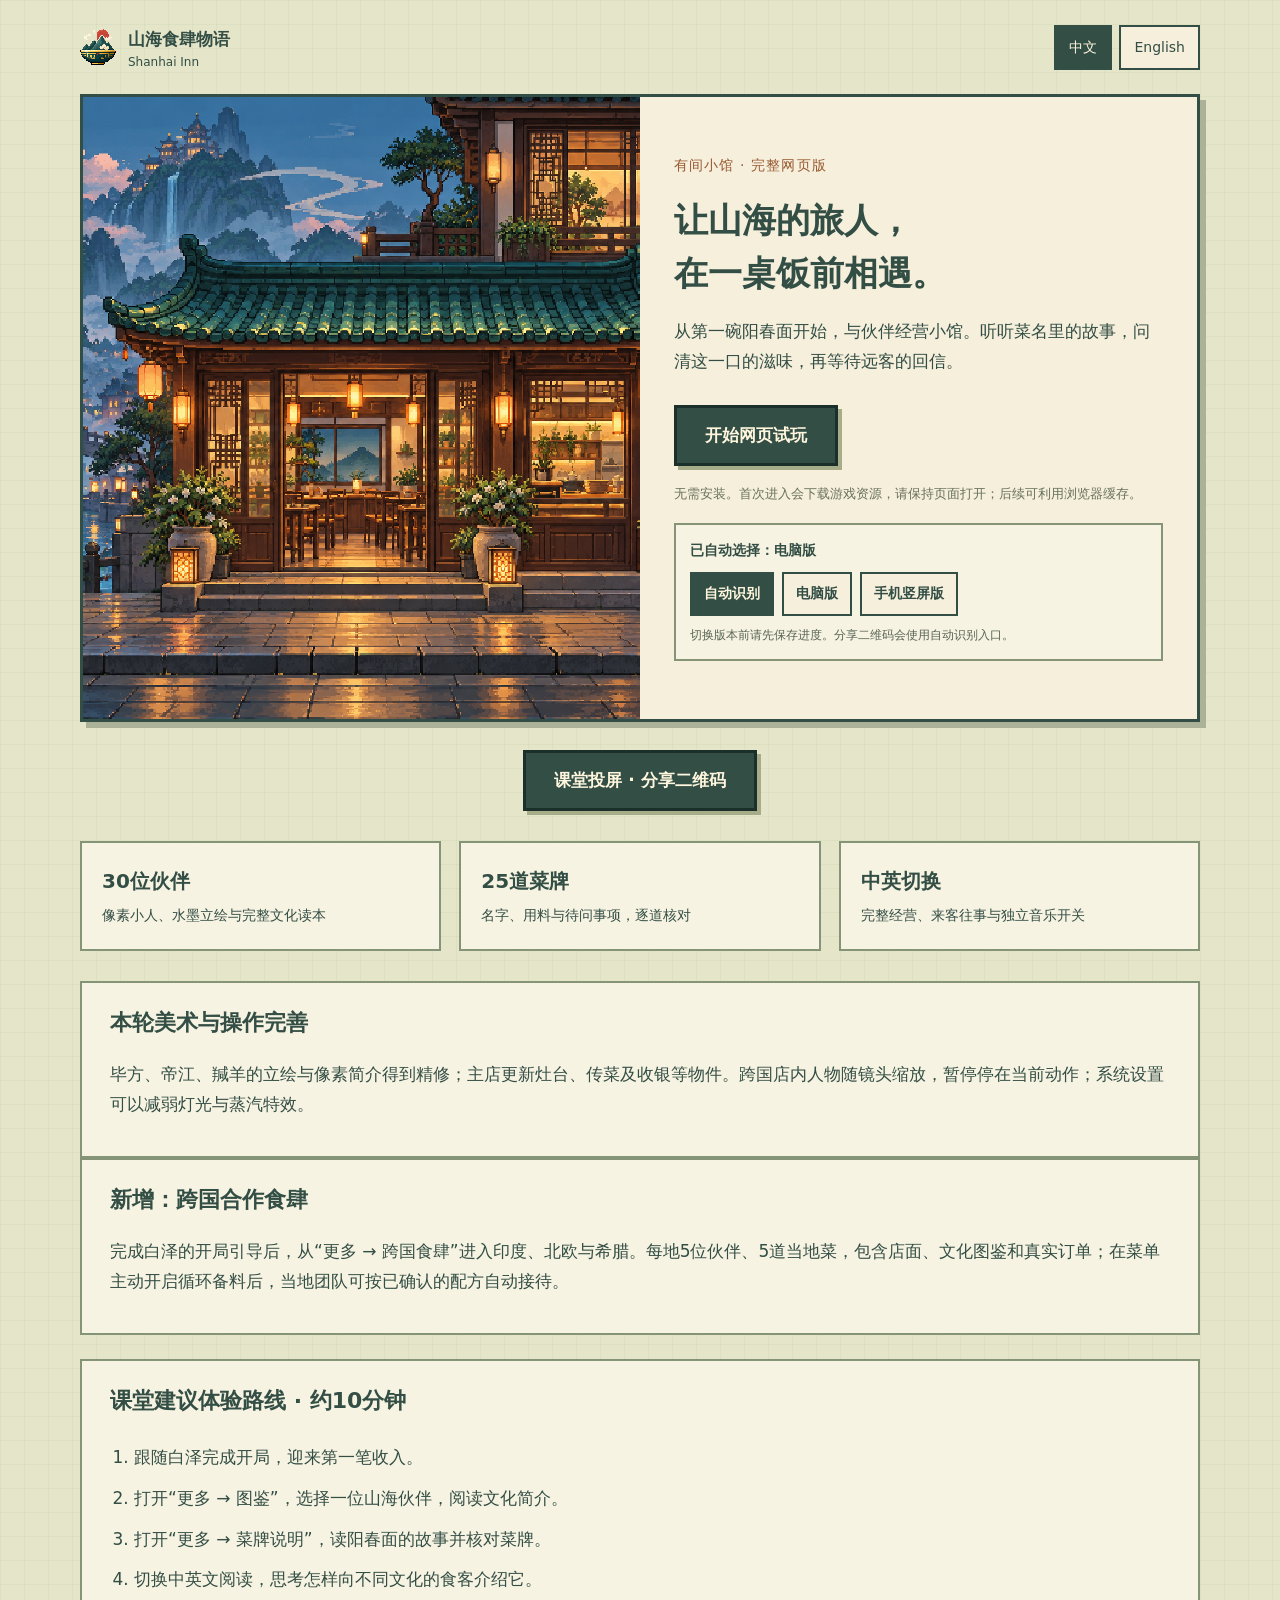
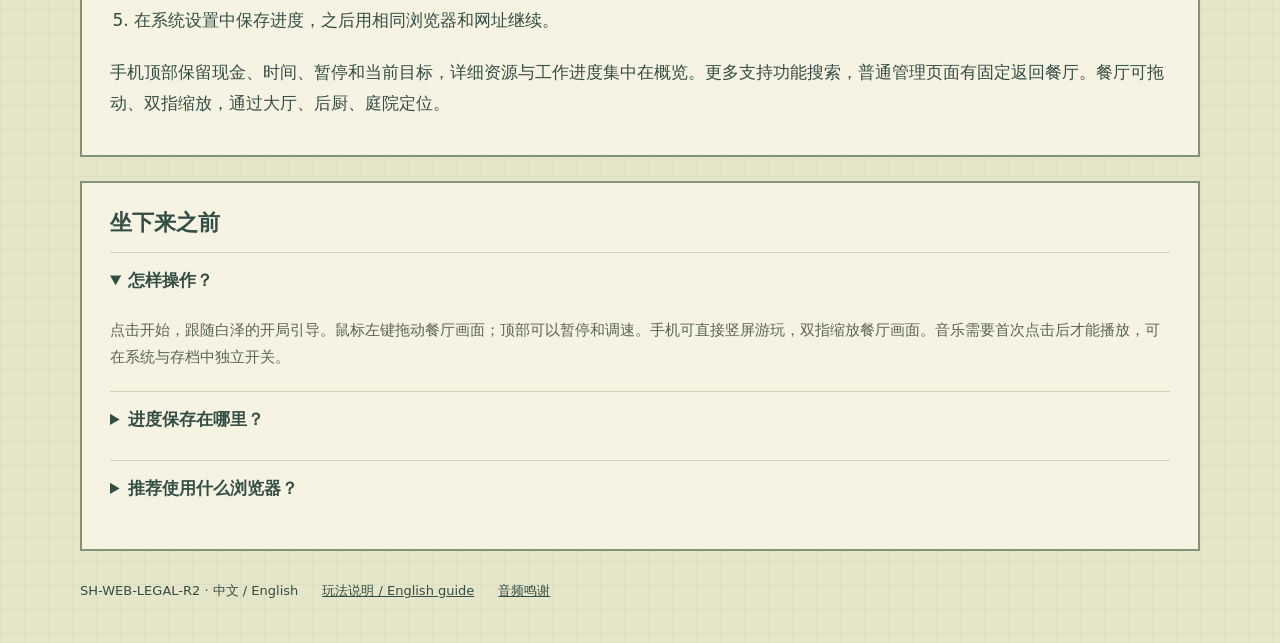
<file: index.html>
<!doctype html>
<html lang="zh-CN">
<head>
<script src="./device-router.js?v=web-legal-r2" data-root="./" data-variant="desktop" data-page="home"></script>
<meta charset="utf-8"><meta name="viewport" content="width=device-width,initial-scale=1,viewport-fit=cover">
<meta name="theme-color" content="#334e45"><meta name="description" content="山海食肆物语：在有间小馆与山海伙伴相遇。完整中英网页游戏。">
<title>山海食肆物语 · 网页试玩 | Shanhai Inn</title>
<link rel="icon" href="assets/logo.png"><link rel="stylesheet" href="site.css"><script src="preview-access.js?v=web-legal-r2" defer></script><script src="site.js?v=web-legal-r2" defer></script>
<link rel="stylesheet" href="./device-entry.css?v=web-legal-r2">
</head>
<body>
<header><a href="./" class="brand"><img src="assets/logo.png" width="36" height="36" alt=""><span>山海食肆物语 <small>Shanhai Inn</small></span></a><nav aria-label="Language"><button id="zh" type="button" aria-pressed="true">中文</button><button id="en" type="button" aria-pressed="false">English</button></nav></header>
<main>
<article class="hero">
<div class="art"><img src="assets/title.png" alt="灯火映照的山海食肆 / A lamplit Shanhai inn"></div>
<div class="intro"><p class="eyebrow" data-zh="有间小馆 · 完整网页版" data-en="Youjian · the complete browser game">有间小馆 · 完整网页版</p><h1 data-zh="让山海的旅人，\n在一桌饭前相遇。" data-en="A table for travellers\nfrom mountains and seas.">让山海的旅人，<br>在一桌饭前相遇。</h1>
<p data-zh="从第一碗阳春面开始，与伙伴经营小馆。听听菜名里的故事，问清这一口的滋味，再等待远客的回信。" data-en="Begin with a bowl of Yangchun noodles. Run the inn with your companions, discover the stories in a dish’s name, and wait for a traveller’s reply.">从第一碗阳春面开始，与伙伴经营小馆。听听菜名里的故事，问清这一口的滋味，再等待远客的回信。</p>
<a id="play" class="play" href="game/?v=web-legal-r2" data-zh="开始网页试玩" data-en="Play in your browser">开始网页试玩</a>
<p class="load-note" data-zh="无需安装。首次进入会下载游戏资源，请保持页面打开；后续可利用浏览器缓存。" data-en="No installation. The first visit downloads game resources; keep the page open while they load. Later visits can use the browser cache.">无需安装。首次进入会下载游戏资源，请保持页面打开；后续可利用浏览器缓存。</p>
<p id="compatibility" role="status"></p></div>
</article>
<p class="classroom-links"><a href="share.html" class="play" data-zh="课堂投屏 · 分享二维码" data-en="Classroom · share QR code">课堂投屏 · 分享二维码</a></p>
<section class="features" aria-label="Game features"><div><strong data-zh="30位伙伴" data-en="30 companions">30位伙伴</strong><span data-zh="像素小人、水墨立绘与完整文化读本" data-en="Pixel characters, ink portraits and cultural readings">像素小人、水墨立绘与完整文化读本</span></div><div><strong data-zh="25道菜牌" data-en="25 menu stories">25道菜牌</strong><span data-zh="名字、用料与待问事项，逐道核对" data-en="Review names, ingredients and kitchen questions">名字、用料与待问事项，逐道核对</span></div><div><strong data-zh="中英切换" data-en="Chinese & English">中英切换</strong><span data-zh="完整经营、来客往事与独立音乐开关" data-en="The full campaign, travellers and audio controls">完整经营、来客往事与独立音乐开关</span></div></section>
<section class="help"><h2 data-zh="本轮美术与操作完善" data-en="Refined art and map controls">本轮美术与操作完善</h2><p data-zh="毕方、帝江、羬羊的立绘与像素简介得到精修；主店更新灶台、传菜及收银等物件。跨国店内人物随镜头缩放，暂停停在当前动作；系统设置可以减弱灯光与蒸汽特效。" data-en="Bifang, Dijiang and Xianyang have refined portraits and pixel cultural artwork. The main inn has updated cooking, handover and cashier props. International figures scale with the scene and freeze at the current pose when paused. Reduce lighting and steam in System settings.">毕方、帝江、羬羊的立绘与像素简介得到精修；主店更新灶台、传菜及收银等物件。跨国店内人物随镜头缩放，暂停停在当前动作；系统设置可以减弱灯光与蒸汽特效。</p></section>
<section class="help"><h2 data-zh="新增：跨国合作食肆" data-en="New: international collaborating eateries">新增：跨国合作食肆</h2><p data-zh="完成白泽的开局引导后，从“更多 → 跨国食肆”进入印度、北欧与希腊。每地5位伙伴、5道当地菜，包含店面、文化图鉴和真实订单；在菜单主动开启循环备料后，当地团队可按已确认的配方自动接待。" data-en="After Baize’s opening guide, open More → International eateries for India, the Nordic region and Greece. Each has five partners, five local dishes, storefronts, cultural reading and actual orders. Opt into recurring preparation in Menu; the local team checks the declared recipe before handover.">完成白泽的开局引导后，从“更多 → 跨国食肆”进入印度、北欧与希腊。每地5位伙伴、5道当地菜，包含店面、文化图鉴和真实订单；在菜单主动开启循环备料后，当地团队可按已确认的配方自动接待。</p></section>
<section class="help classroom-route"><h2 data-zh="课堂建议体验路线 · 约10分钟" data-en="A classroom route · about 10 minutes">课堂建议体验路线 · 约10分钟</h2><ol><li data-zh="跟随白泽完成开局，迎来第一笔收入。" data-en="Follow Baize’s opening guide and earn your first payment.">跟随白泽完成开局，迎来第一笔收入。</li><li data-zh="打开“更多 → 图鉴”，选择一位山海伙伴，阅读文化简介。" data-en="Open More → Encyclopedia, choose a companion and read their story.">打开“更多 → 图鉴”，选择一位山海伙伴，阅读文化简介。</li><li data-zh="打开“更多 → 菜牌说明”，读阳春面的故事并核对菜牌。" data-en="Open More → Menu Notes, read the noodle story and review its menu note.">打开“更多 → 菜牌说明”，读阳春面的故事并核对菜牌。</li><li data-zh="切换中英文阅读，思考怎样向不同文化的食客介绍它。" data-en="Switch reading languages and consider how you would introduce the dish to a visitor.">切换中英文阅读，思考怎样向不同文化的食客介绍它。</li><li data-zh="在系统设置中保存进度，之后用相同浏览器和网址继续。" data-en="Save in Settings, then continue later with the same browser and website.">在系统设置中保存进度，之后用相同浏览器和网址继续。</li></ol><p data-zh="手机顶部保留现金、时间、暂停和当前目标，详细资源与工作进度集中在概览。更多支持功能搜索，普通管理页面有固定返回餐厅。餐厅可拖动、双指缩放，通过大厅、后厨、庭院定位。" data-en="The phone HUD keeps cash, time, pause and the current goal close at hand. Overview holds detailed resources and work in progress. Search features in More, and use the fixed Return to the Inn button on ordinary management pages. Drag or pinch the inn; Hall, Kitchen and Yard move the camera.">手机顶部保留现金、时间、暂停和当前目标，详细资源与工作进度集中在概览。更多支持功能搜索，普通管理页面有固定返回餐厅。餐厅可拖动、双指缩放，通过大厅、后厨、庭院定位。</p></section>
<section class="help"><h2 data-zh="坐下来之前" data-en="Before you settle in">坐下来之前</h2>
<details open><summary data-zh="怎样操作？" data-en="How do I play?">怎样操作？</summary><p data-zh="点击开始，跟随白泽的开局引导。鼠标左键拖动餐厅画面；顶部可以暂停和调速。手机可直接竖屏游玩，双指缩放餐厅画面。音乐需要首次点击后才能播放，可在系统与存档中独立开关。" data-en="Select Play and follow Baize’s opening guide. Drag the inn with the left mouse button; pause and change speed at the top. Phones can play in portrait; pinch to zoom the inn. Music becomes available after your first click; its switch is in Settings & Saves.">点击开始，跟随白泽的开局引导。鼠标左键拖动餐厅画面；顶部可以暂停和调速。手机可直接竖屏游玩，双指缩放餐厅画面。音乐需要首次点击后才能播放，可在系统与存档中独立开关。</p></details>
<details><summary data-zh="进度保存在哪里？" data-en="Where is my progress saved?">进度保存在哪里？</summary><p data-zh="存档保存在当前浏览器、当前网站的本地存储。使用同一网址和浏览器继续游玩；清除网站数据或使用无痕模式可能丢失记录。Windows版存档不会自动同步到网页。" data-en="Saves stay in this browser’s storage for this website. Continue with the same address and browser. Private mode or clearing site data can remove progress. Desktop saves do not automatically sync to the Web.">存档保存在当前浏览器、当前网站的本地存储。使用同一网址和浏览器继续游玩；清除网站数据或使用无痕模式可能丢失记录。Windows版存档不会自动同步到网页。</p></details>
<details><summary data-zh="推荐使用什么浏览器？" data-en="Which browser should I use?">推荐使用什么浏览器？</summary><p data-zh="建议使用较新的Chrome或Edge，也可在支持WebAssembly和WebGL 2的Firefox、Safari中尝试。课堂展示请先在实际设备与网络上试开。" data-en="A recent Chrome or Edge is recommended. Firefox and Safari need WebAssembly and WebGL 2. Check the actual classroom computer and network before presenting.">建议使用较新的Chrome或Edge，也可在支持WebAssembly和WebGL 2的Firefox、Safari中尝试。课堂展示请先在实际设备与网络上试开。</p></details>
</section>
</main><footer><span>SH-WEB-LEGAL-R2 · 中文 / English</span><a href="game/English-Guide.md" data-zh="玩法说明 / English guide" data-en="English guide">玩法说明 / English guide</a><a href="game/licenses/audio/CREDITS.md" data-zh="音频鸣谢" data-en="Audio credits">音频鸣谢</a></footer>
</body></html>
</file>
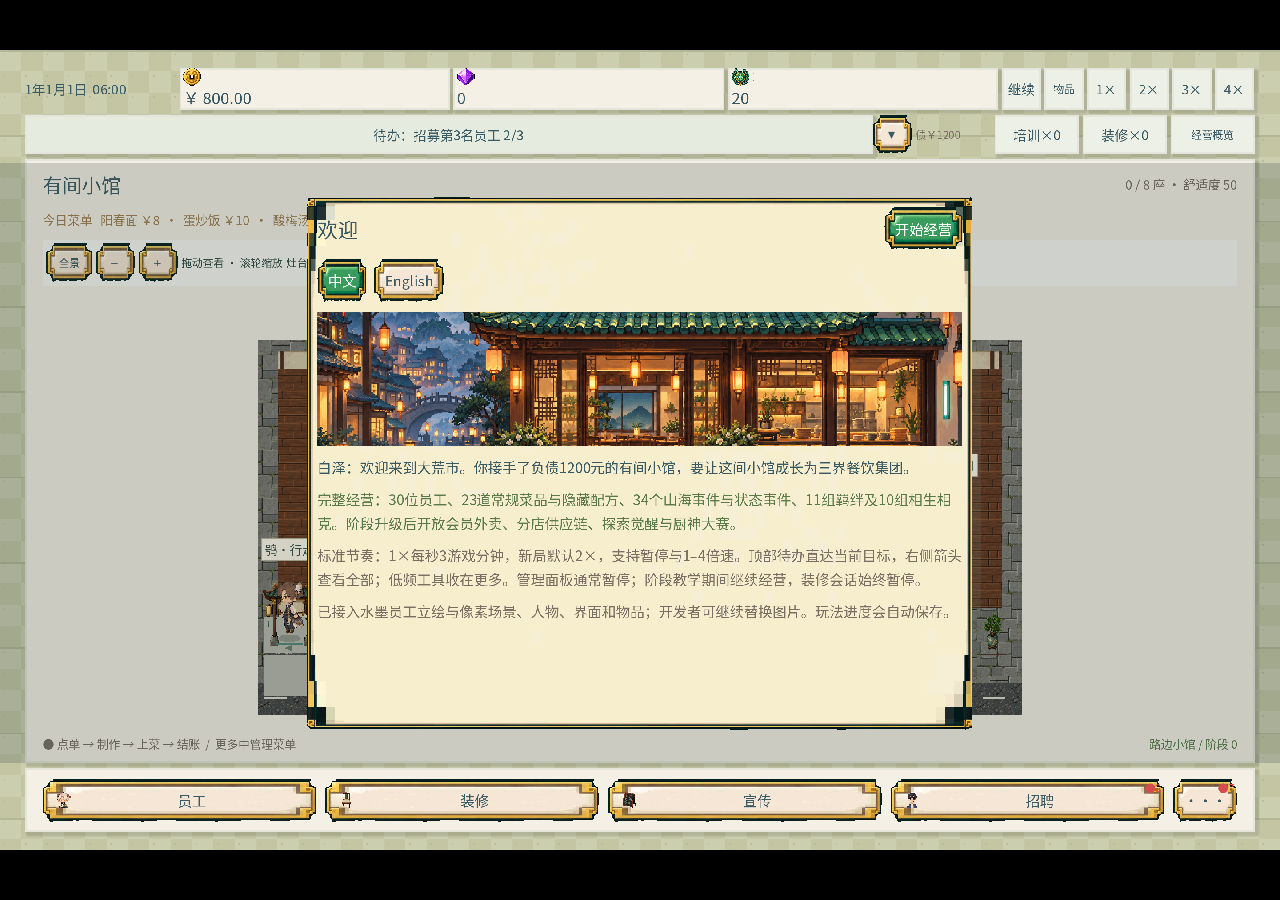
<file: game/index.html>
<!DOCTYPE html>
<html lang="zh-CN">
	<head>
<script src="../device-router.js?v=web-legal-r2" data-root="../" data-variant="desktop" data-page="game"></script>
		<meta charset="utf-8">
		<meta name="viewport" content="width=device-width, user-scalable=yes, initial-scale=1.0, viewport-fit=cover">
		<title>山海食肆物语 · 有间小馆</title>
		<style>
html, body, #canvas {
	margin: 0;
	padding: 0;
	border: 0;
}

body {
	color: white;
	background-color: black;
	overflow: hidden;
	touch-action: none;
}

#canvas {
	display: block;
}

#canvas:focus {
	outline: none;
}

#status, #status-splash, #status-progress {
	position: absolute;
	left: 0;
	right: 0;
}

#status, #status-splash {
	top: 0;
	bottom: 0;
}

#status {
	background-color: #242424;
	display: flex;
	flex-direction: column;
	justify-content: center;
	align-items: center;
	visibility: hidden;
}

#status-splash {
	max-height: 100%;
	max-width: 100%;
	margin: auto;
}

#status-splash.show-image--false {
	display: none;
}

#status-splash.fullsize--true {
	height: 100%;
	width: 100%;
	object-fit: contain;
}

#status-splash.use-filter--false {
	image-rendering: pixelated;
}

#status-progress, #status-notice {
	display: none;
}

#status-progress {
	bottom: 10%;
	width: 50%;
	margin: 0 auto;
}

#status-notice {
	background-color: #5b3943;
	border-radius: 0.5rem;
	border: 1px solid #9b3943;
	color: #e0e0e0;
	font-family: 'Noto Sans', 'Droid Sans', Arial, sans-serif;
	line-height: 1.3;
	margin: 0 2rem;
	overflow: hidden;
	padding: 1rem;
	text-align: center;
	z-index: 1;
}
		</style>
		<link id="-gd-engine-icon" rel="icon" type="image/png" href="index.icon.png" />
<link rel="apple-touch-icon" href="index.apple-touch-icon.png"/>

	<style>#status{background:#f5efdc;color:#334e45;font-family:"Microsoft YaHei",system-ui,sans-serif;padding:24px;box-sizing:border-box;gap:20px}#status-splash{display:none!important}.status-heading{font-size:clamp(22px,4vw,34px);text-align:center;line-height:1.6}.status-detail{font-size:14px;line-height:1.8;text-align:center;max-width:600px}#status-progress{position:static;width:min(520px,85%);height:18px;accent-color:#427b6c;margin:0}#status-notice{max-width:700px;white-space:pre-wrap}#status .status-links{display:none;gap:16px;align-items:center}#status[data-mode=notice] .status-links{display:flex}.status-links a,.status-links button{font:inherit;color:#334e45;background:#f5efdc;border:2px solid #334e45;padding:8px 16px;min-height:44px;cursor:pointer;text-decoration:none}</style>
<style>html{height:100%;height:100dvh}body{width:100%;height:100%;box-sizing:border-box;overscroll-behavior:none}#game-surface{position:fixed;left:env(safe-area-inset-left);right:env(safe-area-inset-right);top:env(safe-area-inset-top);height:calc(100% - env(safe-area-inset-top) - env(safe-area-inset-bottom));height:calc(var(--game-height,100dvh) - env(safe-area-inset-top) - env(safe-area-inset-bottom))}#canvas{width:100%!important;height:100%!important;touch-action:none}#status{padding:max(16px,env(safe-area-inset-top)) max(16px,env(safe-area-inset-right)) max(16px,env(safe-area-inset-bottom)) max(16px,env(safe-area-inset-left))}</style>
</head>
	<body>
		<div id="game-surface"><canvas id="canvas">
			Your browser does not support the canvas tag.
		</canvas></div>

		<noscript>
			Your browser does not support JavaScript.
		</noscript>

		<div id="status"><div class="status-heading">山海食肆物语<br>Shanhai Inn</div><div class="status-detail">正在准备有间小馆 / Loading your inn<br>首次约69.1 MiB加速资源；兼容方式约99.1 MiB。<br>First visit: about 69.1 MiB compressed, or 99.1 MiB in compatibility mode.</div><div class="status-links"><button type="button" id="status-retry">重新尝试 / Retry</button><a href="../">返回首页 / Home</a></div>
			<img id="status-splash" class="show-image--true fullsize--true use-filter--true" src="index.png" alt="">
			<progress id="status-progress"></progress>
			<div id="status-notice"></div>
		</div>

		<script id="shanhai-resource-map" type="application/json">{"version":1,"resources":{"index.wasm":{"mime":"application/wasm","bytes":37700666,"sha256":"26b61ce95247012ab3dca3ff51e96d1cdbff44ee91a8c20a83e150afca83f1b6","raw":[{"path":"parts/index.wasm.raw.000.bin","bytes":8388608,"sha256":"b962c687139f6bf9f71dfbe6c3de35b233156cd51783a711a10a8faa914566ab"},{"path":"parts/index.wasm.raw.001.bin","bytes":8388608,"sha256":"afda687051aaa926e3d592d9eca426c7ba55db44e325b740f192a30285191d15"},{"path":"parts/index.wasm.raw.002.bin","bytes":8388608,"sha256":"be8030bed2d0abea246c827b2454ea726e18b151c278b578cb50736259c014ff"},{"path":"parts/index.wasm.raw.003.bin","bytes":8388608,"sha256":"5ed75d33994c338c28c7d13352f7991f43f07af8e69b670798305f07b7a0871f"},{"path":"parts/index.wasm.raw.004.bin","bytes":4146234,"sha256":"dc4e82b7142619b7a034460fc8fb5a372136042da1776ebfd6fbc6ba1a389285"}],"gzip":[{"path":"parts/index.wasm.gzip.000.bin","bytes":8388608,"sha256":"97d87054e00f458803fadfccd85b8f886783e7935c1f5be4ffd53ead510e1fb1"},{"path":"parts/index.wasm.gzip.001.bin","bytes":993674,"sha256":"cf91b1640f8e1913f2fa3fb030a3d5fdb546dd6842dbbdcd7e79689991bcc91d"}]},"index.pck":{"mime":"application/octet-stream","bytes":66236080,"sha256":"a4a40ac8395ff190df9ec822757f070c734345ca7894bbe6adb267cdfe22482e","raw":[{"path":"parts/index.pck.raw.000.bin","bytes":8388608,"sha256":"a8975cd39c5e7e6b40c8efdbc08dc1d94a61c5ce7986d83d2c7c3a6347e45b7d"},{"path":"parts/index.pck.raw.001.bin","bytes":8388608,"sha256":"c622d7d922bf1e0b35563b6921740c3a1be7018140e46b7dbf000884723bf3d4"},{"path":"parts/index.pck.raw.002.bin","bytes":8388608,"sha256":"898fcd7f3a0a946c086dad6f1a9c5c75934fda5690266062f08915c27e3455b7"},{"path":"parts/index.pck.raw.003.bin","bytes":8388608,"sha256":"b3a2c4936323901b5c0b3d731205c5fe198af3e0836f531a8a557310367b150b"},{"path":"parts/index.pck.raw.004.bin","bytes":8388608,"sha256":"fb0cc2747c0e227ef0851266020ad6b92fd1d87cb427543ddb27c0e17918a56f"},{"path":"parts/index.pck.raw.005.bin","bytes":8388608,"sha256":"8304c88329fb092bf5c4cee6fb813fd613ec506526e9a548a8d8fd67fa0dd078"},{"path":"parts/index.pck.raw.006.bin","bytes":8388608,"sha256":"61a3f91226c2437e3d47532247dd695c1356a8e1208212e1f23974d5379a4f6f"},{"path":"parts/index.pck.raw.007.bin","bytes":7515824,"sha256":"3e1904bc2a310998a2f2761c1981b624a4c9af485ccd153662f0a53489c5f373"}],"gzip":[{"path":"parts/index.pck.gzip.000.bin","bytes":8388608,"sha256":"8ba538c38ce980e60b16378b0e5181f56426f157fa2d0dd658a52318c20761be"},{"path":"parts/index.pck.gzip.001.bin","bytes":8388608,"sha256":"8dfbe2abf87325b189eb6fa8513ea4e6e8f112a23686cb75b8376ea7cd3cff7d"},{"path":"parts/index.pck.gzip.002.bin","bytes":8388608,"sha256":"faa2ec508bd9d31f3d6901839c410f0b0bd9c6fa5fb97d14a617940253715004"},{"path":"parts/index.pck.gzip.003.bin","bytes":8388608,"sha256":"b6ef5aa83f471120a32342d750a0df883ed0c478155adb1dc383bd152140a902"},{"path":"parts/index.pck.gzip.004.bin","bytes":8388608,"sha256":"e907fcf285aa8f8d03be1ee65f33e15526a96e6d1c0fedce40fc5d2a590fc124"},{"path":"parts/index.pck.gzip.005.bin","bytes":8388608,"sha256":"68574aae45d6bc46cf8bcd3d672bc82c11276303646472b73b834e6f26ef8b27"},{"path":"parts/index.pck.gzip.006.bin","bytes":8388608,"sha256":"724d9adcdd00e9162a7d943e7b6ff757ce88789b419623121188dd905623917f"},{"path":"parts/index.pck.gzip.007.bin","bytes":4325807,"sha256":"14fd62d4efb1396b187ff394e4f1a0b8da758e4a2ba6d063c762fb89fe94f679"}]}}}</script>
<script src="fast-loader.js?v=cfd23f85f99c2b0558b4deb179fb62ed23ec1b61445e96ae35c9ffe3a48fb417" data-version="cfd23f85f99c2b0558b4deb179fb62ed23ec1b61445e96ae35c9ffe3a48fb417"></script>
		<script src="mobile-surface.js?v=web-legal-r2"></script>
<script src="index.js"></script>
		<script>
const GODOT_CONFIG = {"args":[],"canvasResizePolicy":2,"emscriptenPoolSize":8,"ensureCrossOriginIsolationHeaders":true,"executable":"index","experimentalVK":true,"fileSizes":{"index.pck":66236080,"index.wasm":37700666},"focusCanvas":true,"gdextensionLibs":[],"godotPoolSize":4};
const GODOT_THREADS_ENABLED = false;
if (window.shanhaiWholeView && window.shanhaiWholeView.active) GODOT_CONFIG.canvasResizePolicy = 0;
const engine = new Engine(GODOT_CONFIG);

(function () {
	if (window.shanhaiDeviceRoute && window.shanhaiDeviceRoute.redirecting) return;
	const statusOverlay = document.getElementById('status');
	const statusProgress = document.getElementById('status-progress');
	const statusNotice = document.getElementById('status-notice');
	document.getElementById('status-retry').addEventListener('click', () => location.reload());

	let initializing = true;
	let statusMode = '';

	function setStatusMode(mode) {
		if (statusMode === mode || !initializing) {
			return;
		}
		if (mode === 'hidden') {
			statusOverlay.remove();
			initializing = false;
			return;
		}
		statusOverlay.style.visibility = 'visible';
		statusProgress.style.display = mode === 'progress' ? 'block' : 'none';
		statusNotice.style.display = mode === 'notice' ? 'block' : 'none';
		statusMode = mode;
		statusOverlay.dataset.mode = mode;
	}

	function setStatusNotice(text) {
		while (statusNotice.lastChild) {
			statusNotice.removeChild(statusNotice.lastChild);
		}
		const lines = text.split('\n');
		lines.forEach((line) => {
			statusNotice.appendChild(document.createTextNode(line));
			statusNotice.appendChild(document.createElement('br'));
		});
	}

	function displayFailureNotice(err) {
		console.error(err);
		if (err instanceof Error) {
			setStatusNotice(err.message);
		} else if (typeof err === 'string') {
			setStatusNotice(err);
		} else {
			setStatusNotice('An unknown error occurred.');
		}
		setStatusMode('notice');
		initializing = false;
	}

	if (location.protocol === 'file:') { displayFailureNotice('请通过网站地址打开游戏，不要直接双击HTML。\nOpen the game through HTTP or HTTPS, not a local HTML file.'); return; }
	const missing = Engine.getMissingFeatures({
		threads: GODOT_THREADS_ENABLED,
	});

	if (missing.length !== 0) {
		if (GODOT_CONFIG['serviceWorker'] && GODOT_CONFIG['ensureCrossOriginIsolationHeaders'] && 'serviceWorker' in navigator) {
			let serviceWorkerRegistrationPromise;
			try {
				serviceWorkerRegistrationPromise = navigator.serviceWorker.getRegistration();
			} catch (err) {
				serviceWorkerRegistrationPromise = Promise.reject(new Error('Service worker registration failed.'));
			}
			// There's a chance that installing the service worker would fix the issue
			Promise.race([
				serviceWorkerRegistrationPromise.then((registration) => {
					if (registration != null) {
						return Promise.reject(new Error('Service worker already exists.'));
					}
					return registration;
				}).then(() => engine.installServiceWorker()),
				// For some reason, `getRegistration()` can stall
				new Promise((resolve) => {
					setTimeout(() => resolve(), 2000);
				}),
			]).then(() => {
				// Reload if there was no error.
				window.location.reload();
			}).catch((err) => {
				console.error('Error while registering service worker:', err);
			});
		} else {
			// Display the message as usual
			const missingMsg = 'Error\nThe following features required to run Godot projects on the Web are missing:\n';
			displayFailureNotice(missingMsg + missing.join('\n'));
		}
	} else {
		setStatusMode('progress');
		engine.startGame({
			'onProgress': function (current, total) {
				if (current > 0 && total > 0) {
					statusProgress.value = current;
					statusProgress.max = total;
				} else {
					statusProgress.removeAttribute('value');
					statusProgress.removeAttribute('max');
				}
			},
		}).then(() => {
			setStatusMode('hidden');
		}, displayFailureNotice);
	}
}());
		</script>
	</body>
</html>
</file>
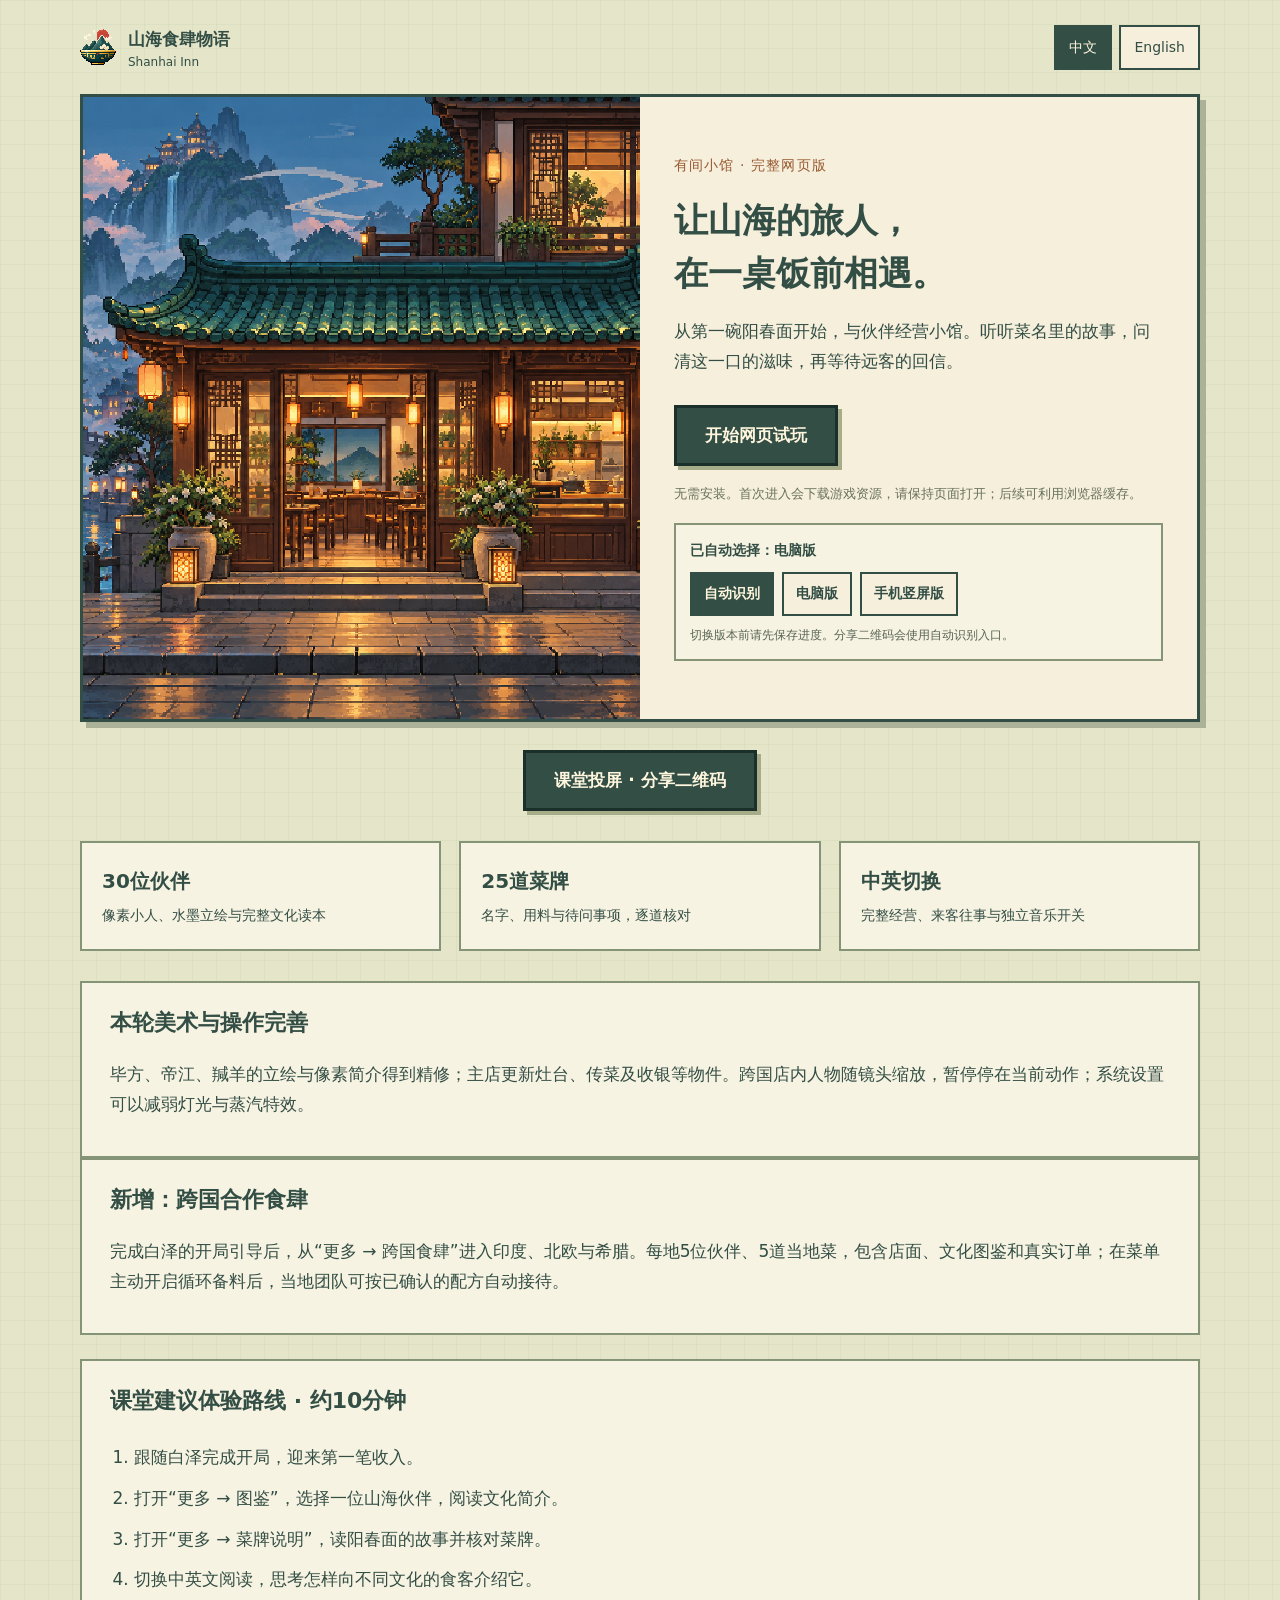
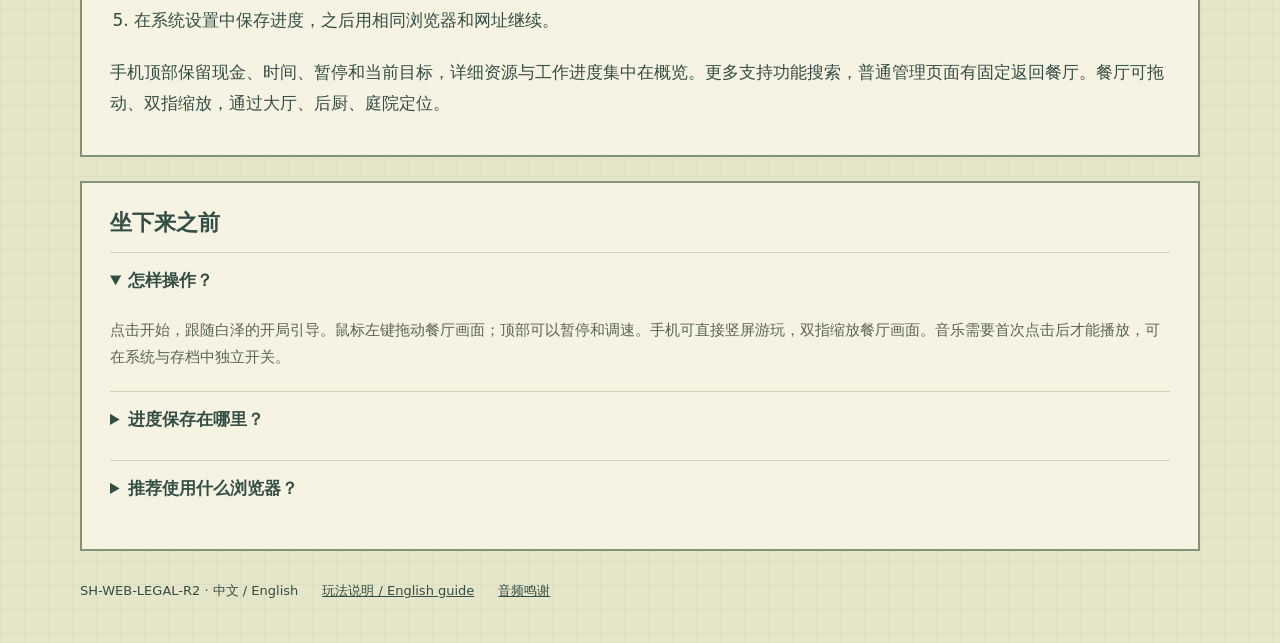
<file: portrait/index.html>
<!doctype html>
<html lang="zh-CN">
<head>
<script src="../device-router.js?v=web-legal-r2" data-root="../" data-variant="mobile" data-page="home"></script>
<meta charset="utf-8"><meta name="viewport" content="width=device-width,initial-scale=1,viewport-fit=cover">
<meta name="theme-color" content="#334e45"><meta name="description" content="山海食肆物语：在有间小馆与山海伙伴相遇。完整中英网页游戏。">
<title>山海食肆物语 · 网页试玩 | Shanhai Inn</title>
<link rel="icon" href="assets/logo.png"><link rel="stylesheet" href="site.css"><script src="preview-access.js?v=web-legal-r2" defer></script><script src="site.js?v=web-legal-r2" defer></script>
<link rel="stylesheet" href="../device-entry.css?v=web-legal-r2">
</head>
<body>
<header><a href="./" class="brand"><img src="assets/logo.png" width="36" height="36" alt=""><span>山海食肆物语 <small>Shanhai Inn</small></span></a><nav aria-label="Language"><button id="zh" type="button" aria-pressed="true">中文</button><button id="en" type="button" aria-pressed="false">English</button></nav></header>
<main>
<article class="hero">
<div class="art"><img src="assets/title.png" alt="灯火映照的山海食肆 / A lamplit Shanhai inn"></div>
<div class="intro"><p class="eyebrow" data-zh="有间小馆 · 完整网页版" data-en="Youjian · the complete browser game">有间小馆 · 完整网页版</p><h1 data-zh="让山海的旅人，\n在一桌饭前相遇。" data-en="A table for travellers\nfrom mountains and seas.">让山海的旅人，<br>在一桌饭前相遇。</h1>
<p data-zh="从第一碗阳春面开始，与伙伴经营小馆。听听菜名里的故事，问清这一口的滋味，再等待远客的回信。" data-en="Begin with a bowl of Yangchun noodles. Run the inn with your companions, discover the stories in a dish’s name, and wait for a traveller’s reply.">从第一碗阳春面开始，与伙伴经营小馆。听听菜名里的故事，问清这一口的滋味，再等待远客的回信。</p>
<a id="play" class="play" href="game/?v=web-legal-r2" data-zh="开始网页试玩" data-en="Play in your browser">开始网页试玩</a>
<p class="load-note" data-zh="无需安装。首次进入会下载游戏资源，请保持页面打开；后续可利用浏览器缓存。" data-en="No installation. The first visit downloads game resources; keep the page open while they load. Later visits can use the browser cache.">无需安装。首次进入会下载游戏资源，请保持页面打开；后续可利用浏览器缓存。</p>
<p id="compatibility" role="status"></p></div>
</article>
<p class="classroom-links"><a href="share.html" class="play" data-zh="课堂投屏 · 分享二维码" data-en="Classroom · share QR code">课堂投屏 · 分享二维码</a></p>
<section class="features" aria-label="Game features"><div><strong data-zh="30位伙伴" data-en="30 companions">30位伙伴</strong><span data-zh="像素小人、水墨立绘与完整文化读本" data-en="Pixel characters, ink portraits and cultural readings">像素小人、水墨立绘与完整文化读本</span></div><div><strong data-zh="25道菜牌" data-en="25 menu stories">25道菜牌</strong><span data-zh="名字、用料与待问事项，逐道核对" data-en="Review names, ingredients and kitchen questions">名字、用料与待问事项，逐道核对</span></div><div><strong data-zh="中英切换" data-en="Chinese & English">中英切换</strong><span data-zh="完整经营、来客往事与独立音乐开关" data-en="The full campaign, travellers and audio controls">完整经营、来客往事与独立音乐开关</span></div></section>
<section class="help"><h2 data-zh="本轮美术与操作完善" data-en="Refined art and map controls">本轮美术与操作完善</h2><p data-zh="毕方、帝江、羬羊的立绘与像素简介得到精修；主店更新灶台、传菜及收银等物件。跨国店内人物随镜头缩放，暂停停在当前动作；系统设置可以减弱灯光与蒸汽特效。" data-en="Bifang, Dijiang and Xianyang have refined portraits and pixel cultural artwork. The main inn has updated cooking, handover and cashier props. International figures scale with the scene and freeze at the current pose when paused. Reduce lighting and steam in System settings.">毕方、帝江、羬羊的立绘与像素简介得到精修；主店更新灶台、传菜及收银等物件。跨国店内人物随镜头缩放，暂停停在当前动作；系统设置可以减弱灯光与蒸汽特效。</p></section>
<section class="help"><h2 data-zh="新增：跨国合作食肆" data-en="New: international collaborating eateries">新增：跨国合作食肆</h2><p data-zh="完成白泽的开局引导后，从“更多 → 跨国食肆”进入印度、北欧与希腊。每地5位伙伴、5道当地菜，包含店面、文化图鉴和真实订单；在菜单主动开启循环备料后，当地团队可按已确认的配方自动接待。" data-en="After Baize’s opening guide, open More → International eateries for India, the Nordic region and Greece. Each has five partners, five local dishes, storefronts, cultural reading and actual orders. Opt into recurring preparation in Menu; the local team checks the declared recipe before handover.">完成白泽的开局引导后，从“更多 → 跨国食肆”进入印度、北欧与希腊。每地5位伙伴、5道当地菜，包含店面、文化图鉴和真实订单；在菜单主动开启循环备料后，当地团队可按已确认的配方自动接待。</p></section>
<section class="help classroom-route"><h2 data-zh="课堂建议体验路线 · 约10分钟" data-en="A classroom route · about 10 minutes">课堂建议体验路线 · 约10分钟</h2><ol><li data-zh="跟随白泽完成开局，迎来第一笔收入。" data-en="Follow Baize’s opening guide and earn your first payment.">跟随白泽完成开局，迎来第一笔收入。</li><li data-zh="打开“更多 → 图鉴”，选择一位山海伙伴，阅读文化简介。" data-en="Open More → Encyclopedia, choose a companion and read their story.">打开“更多 → 图鉴”，选择一位山海伙伴，阅读文化简介。</li><li data-zh="打开“更多 → 菜牌说明”，读阳春面的故事并核对菜牌。" data-en="Open More → Menu Notes, read the noodle story and review its menu note.">打开“更多 → 菜牌说明”，读阳春面的故事并核对菜牌。</li><li data-zh="切换中英文阅读，思考怎样向不同文化的食客介绍它。" data-en="Switch reading languages and consider how you would introduce the dish to a visitor.">切换中英文阅读，思考怎样向不同文化的食客介绍它。</li><li data-zh="在系统设置中保存进度，之后用相同浏览器和网址继续。" data-en="Save in Settings, then continue later with the same browser and website.">在系统设置中保存进度，之后用相同浏览器和网址继续。</li></ol><p data-zh="手机顶部保留现金、时间、暂停和当前目标，详细资源与工作进度集中在概览。更多支持功能搜索，普通管理页面有固定返回餐厅。餐厅可拖动、双指缩放，通过大厅、后厨、庭院定位。" data-en="The phone HUD keeps cash, time, pause and the current goal close at hand. Overview holds detailed resources and work in progress. Search features in More, and use the fixed Return to the Inn button on ordinary management pages. Drag or pinch the inn; Hall, Kitchen and Yard move the camera.">手机顶部保留现金、时间、暂停和当前目标，详细资源与工作进度集中在概览。更多支持功能搜索，普通管理页面有固定返回餐厅。餐厅可拖动、双指缩放，通过大厅、后厨、庭院定位。</p></section>
<section class="help"><h2 data-zh="坐下来之前" data-en="Before you settle in">坐下来之前</h2>
<details open><summary data-zh="怎样操作？" data-en="How do I play?">怎样操作？</summary><p data-zh="点击开始，跟随白泽的开局引导。鼠标左键拖动餐厅画面；顶部可以暂停和调速。手机可直接竖屏游玩，双指缩放餐厅画面。音乐需要首次点击后才能播放，可在系统与存档中独立开关。" data-en="Select Play and follow Baize’s opening guide. Drag the inn with the left mouse button; pause and change speed at the top. Phones can play in portrait; pinch to zoom the inn. Music becomes available after your first click; its switch is in Settings & Saves.">点击开始，跟随白泽的开局引导。鼠标左键拖动餐厅画面；顶部可以暂停和调速。手机可直接竖屏游玩，双指缩放餐厅画面。音乐需要首次点击后才能播放，可在系统与存档中独立开关。</p></details>
<details><summary data-zh="进度保存在哪里？" data-en="Where is my progress saved?">进度保存在哪里？</summary><p data-zh="存档保存在当前浏览器、当前网站的本地存储。使用同一网址和浏览器继续游玩；清除网站数据或使用无痕模式可能丢失记录。Windows版存档不会自动同步到网页。" data-en="Saves stay in this browser’s storage for this website. Continue with the same address and browser. Private mode or clearing site data can remove progress. Desktop saves do not automatically sync to the Web.">存档保存在当前浏览器、当前网站的本地存储。使用同一网址和浏览器继续游玩；清除网站数据或使用无痕模式可能丢失记录。Windows版存档不会自动同步到网页。</p></details>
<details><summary data-zh="推荐使用什么浏览器？" data-en="Which browser should I use?">推荐使用什么浏览器？</summary><p data-zh="建议使用较新的Chrome或Edge，也可在支持WebAssembly和WebGL 2的Firefox、Safari中尝试。课堂展示请先在实际设备与网络上试开。" data-en="A recent Chrome or Edge is recommended. Firefox and Safari need WebAssembly and WebGL 2. Check the actual classroom computer and network before presenting.">建议使用较新的Chrome或Edge，也可在支持WebAssembly和WebGL 2的Firefox、Safari中尝试。课堂展示请先在实际设备与网络上试开。</p></details>
</section>
</main><footer><span>SH-WEB-LEGAL-R2 · 中文 / English</span><a href="game/English-Guide.md" data-zh="玩法说明 / English guide" data-en="English guide">玩法说明 / English guide</a><a href="game/licenses/audio/CREDITS.md" data-zh="音频鸣谢" data-en="Audio credits">音频鸣谢</a></footer>
</body></html>
</file>
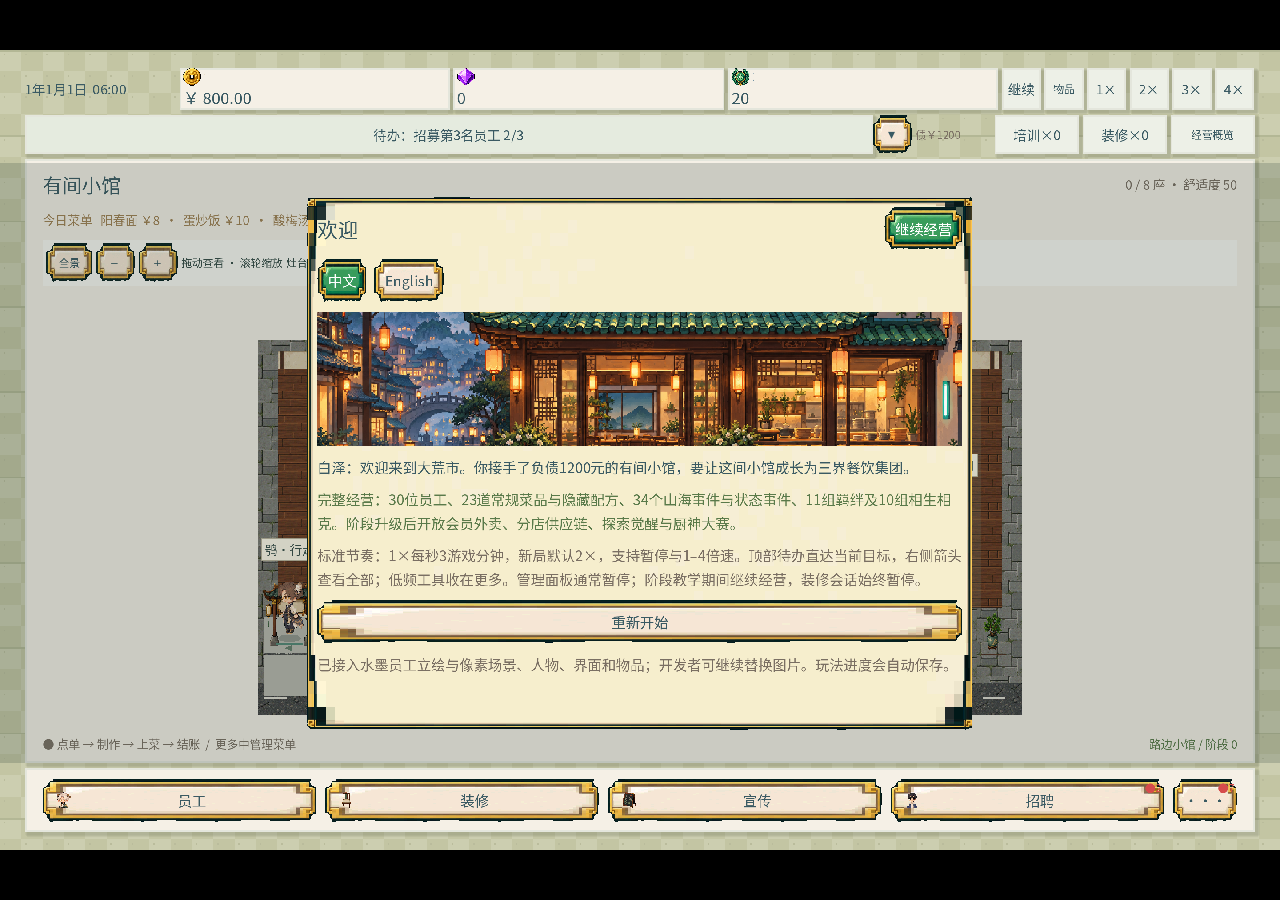
<file: portrait/game/index.html>
<!DOCTYPE html>
<html lang="zh-CN">
	<head>
<script src="../../device-router.js?v=web-legal-r2" data-root="../../" data-variant="mobile" data-page="game"></script>
		<meta charset="utf-8">
		<meta name="viewport" content="width=device-width, user-scalable=yes, initial-scale=1.0, viewport-fit=cover">
		<title>山海食肆物语 · 有间小馆</title>
		<style>
html, body, #canvas {
	margin: 0;
	padding: 0;
	border: 0;
}

body {
	color: white;
	background-color: black;
	overflow: hidden;
	touch-action: none;
}

#canvas {
	display: block;
}

#canvas:focus {
	outline: none;
}

#status, #status-splash, #status-progress {
	position: absolute;
	left: 0;
	right: 0;
}

#status, #status-splash {
	top: 0;
	bottom: 0;
}

#status {
	background-color: #242424;
	display: flex;
	flex-direction: column;
	justify-content: center;
	align-items: center;
	visibility: hidden;
}

#status-splash {
	max-height: 100%;
	max-width: 100%;
	margin: auto;
}

#status-splash.show-image--false {
	display: none;
}

#status-splash.fullsize--true {
	height: 100%;
	width: 100%;
	object-fit: contain;
}

#status-splash.use-filter--false {
	image-rendering: pixelated;
}

#status-progress, #status-notice {
	display: none;
}

#status-progress {
	bottom: 10%;
	width: 50%;
	margin: 0 auto;
}

#status-notice {
	background-color: #5b3943;
	border-radius: 0.5rem;
	border: 1px solid #9b3943;
	color: #e0e0e0;
	font-family: 'Noto Sans', 'Droid Sans', Arial, sans-serif;
	line-height: 1.3;
	margin: 0 2rem;
	overflow: hidden;
	padding: 1rem;
	text-align: center;
	z-index: 1;
}
		</style>
		<link id="-gd-engine-icon" rel="icon" type="image/png" href="index.icon.png" />
<link rel="apple-touch-icon" href="index.apple-touch-icon.png"/>

	<style>#status{background:#f5efdc;color:#334e45;font-family:"Microsoft YaHei",system-ui,sans-serif;padding:24px;box-sizing:border-box;gap:20px}#status-splash{display:none!important}.status-heading{font-size:clamp(22px,4vw,34px);text-align:center;line-height:1.6}.status-detail{font-size:14px;line-height:1.8;text-align:center;max-width:600px}#status-progress{position:static;width:min(520px,85%);height:18px;accent-color:#427b6c;margin:0}#status-notice{max-width:700px;white-space:pre-wrap}#status .status-links{display:none;gap:16px;align-items:center}#status[data-mode=notice] .status-links{display:flex}.status-links a,.status-links button{font:inherit;color:#334e45;background:#f5efdc;border:2px solid #334e45;padding:8px 16px;min-height:44px;cursor:pointer;text-decoration:none}</style>
<style>html{height:100%;height:100dvh}body{width:100%;height:100%;box-sizing:border-box;overscroll-behavior:none}#game-surface{position:fixed;left:env(safe-area-inset-left);right:env(safe-area-inset-right);top:env(safe-area-inset-top);height:calc(100% - env(safe-area-inset-top) - env(safe-area-inset-bottom));height:calc(var(--game-height,100dvh) - env(safe-area-inset-top) - env(safe-area-inset-bottom))}#canvas{width:100%!important;height:100%!important;touch-action:none}#status{padding:max(16px,env(safe-area-inset-top)) max(16px,env(safe-area-inset-right)) max(16px,env(safe-area-inset-bottom)) max(16px,env(safe-area-inset-left))}</style>
</head>
	<body>
		<div id="game-surface"><canvas id="canvas">
			Your browser does not support the canvas tag.
		</canvas></div>

		<noscript>
			Your browser does not support JavaScript.
		</noscript>

		<div id="status"><div class="status-heading">山海食肆物语<br>Shanhai Inn</div><div class="status-detail">正在准备有间小馆 / Loading your inn<br>首次约69.1 MiB加速资源；兼容方式约99.1 MiB。<br>First visit: about 69.1 MiB compressed, or 99.1 MiB in compatibility mode.</div><div class="status-links"><button type="button" id="status-retry">重新尝试 / Retry</button><a href="../">返回首页 / Home</a></div>
			<img id="status-splash" class="show-image--true fullsize--true use-filter--true" src="index.png" alt="">
			<progress id="status-progress"></progress>
			<div id="status-notice"></div>
		</div>

		<script id="shanhai-resource-map" type="application/json">{"version":1,"resources":{"index.wasm":{"mime":"application/wasm","bytes":37700666,"sha256":"26b61ce95247012ab3dca3ff51e96d1cdbff44ee91a8c20a83e150afca83f1b6","raw":[{"path":"parts/index.wasm.raw.000.bin","bytes":8388608,"sha256":"b962c687139f6bf9f71dfbe6c3de35b233156cd51783a711a10a8faa914566ab"},{"path":"parts/index.wasm.raw.001.bin","bytes":8388608,"sha256":"afda687051aaa926e3d592d9eca426c7ba55db44e325b740f192a30285191d15"},{"path":"parts/index.wasm.raw.002.bin","bytes":8388608,"sha256":"be8030bed2d0abea246c827b2454ea726e18b151c278b578cb50736259c014ff"},{"path":"parts/index.wasm.raw.003.bin","bytes":8388608,"sha256":"5ed75d33994c338c28c7d13352f7991f43f07af8e69b670798305f07b7a0871f"},{"path":"parts/index.wasm.raw.004.bin","bytes":4146234,"sha256":"dc4e82b7142619b7a034460fc8fb5a372136042da1776ebfd6fbc6ba1a389285"}],"gzip":[{"path":"parts/index.wasm.gzip.000.bin","bytes":8388608,"sha256":"97d87054e00f458803fadfccd85b8f886783e7935c1f5be4ffd53ead510e1fb1"},{"path":"parts/index.wasm.gzip.001.bin","bytes":993674,"sha256":"cf91b1640f8e1913f2fa3fb030a3d5fdb546dd6842dbbdcd7e79689991bcc91d"}]},"index.pck":{"mime":"application/octet-stream","bytes":66236080,"sha256":"a4a40ac8395ff190df9ec822757f070c734345ca7894bbe6adb267cdfe22482e","raw":[{"path":"parts/index.pck.raw.000.bin","bytes":8388608,"sha256":"a8975cd39c5e7e6b40c8efdbc08dc1d94a61c5ce7986d83d2c7c3a6347e45b7d"},{"path":"parts/index.pck.raw.001.bin","bytes":8388608,"sha256":"c622d7d922bf1e0b35563b6921740c3a1be7018140e46b7dbf000884723bf3d4"},{"path":"parts/index.pck.raw.002.bin","bytes":8388608,"sha256":"898fcd7f3a0a946c086dad6f1a9c5c75934fda5690266062f08915c27e3455b7"},{"path":"parts/index.pck.raw.003.bin","bytes":8388608,"sha256":"b3a2c4936323901b5c0b3d731205c5fe198af3e0836f531a8a557310367b150b"},{"path":"parts/index.pck.raw.004.bin","bytes":8388608,"sha256":"fb0cc2747c0e227ef0851266020ad6b92fd1d87cb427543ddb27c0e17918a56f"},{"path":"parts/index.pck.raw.005.bin","bytes":8388608,"sha256":"8304c88329fb092bf5c4cee6fb813fd613ec506526e9a548a8d8fd67fa0dd078"},{"path":"parts/index.pck.raw.006.bin","bytes":8388608,"sha256":"61a3f91226c2437e3d47532247dd695c1356a8e1208212e1f23974d5379a4f6f"},{"path":"parts/index.pck.raw.007.bin","bytes":7515824,"sha256":"3e1904bc2a310998a2f2761c1981b624a4c9af485ccd153662f0a53489c5f373"}],"gzip":[{"path":"parts/index.pck.gzip.000.bin","bytes":8388608,"sha256":"8ba538c38ce980e60b16378b0e5181f56426f157fa2d0dd658a52318c20761be"},{"path":"parts/index.pck.gzip.001.bin","bytes":8388608,"sha256":"8dfbe2abf87325b189eb6fa8513ea4e6e8f112a23686cb75b8376ea7cd3cff7d"},{"path":"parts/index.pck.gzip.002.bin","bytes":8388608,"sha256":"faa2ec508bd9d31f3d6901839c410f0b0bd9c6fa5fb97d14a617940253715004"},{"path":"parts/index.pck.gzip.003.bin","bytes":8388608,"sha256":"b6ef5aa83f471120a32342d750a0df883ed0c478155adb1dc383bd152140a902"},{"path":"parts/index.pck.gzip.004.bin","bytes":8388608,"sha256":"e907fcf285aa8f8d03be1ee65f33e15526a96e6d1c0fedce40fc5d2a590fc124"},{"path":"parts/index.pck.gzip.005.bin","bytes":8388608,"sha256":"68574aae45d6bc46cf8bcd3d672bc82c11276303646472b73b834e6f26ef8b27"},{"path":"parts/index.pck.gzip.006.bin","bytes":8388608,"sha256":"724d9adcdd00e9162a7d943e7b6ff757ce88789b419623121188dd905623917f"},{"path":"parts/index.pck.gzip.007.bin","bytes":4325807,"sha256":"14fd62d4efb1396b187ff394e4f1a0b8da758e4a2ba6d063c762fb89fe94f679"}]}}}</script>
<script src="fast-loader.js?v=cfd23f85f99c2b0558b4deb179fb62ed23ec1b61445e96ae35c9ffe3a48fb417" data-version="cfd23f85f99c2b0558b4deb179fb62ed23ec1b61445e96ae35c9ffe3a48fb417"></script>
		<script src="mobile-surface.js?v=web-legal-r2"></script>
<script src="index.js"></script>
		<script>
const GODOT_CONFIG = {"args":[],"canvasResizePolicy":2,"emscriptenPoolSize":8,"ensureCrossOriginIsolationHeaders":true,"executable":"index","experimentalVK":true,"fileSizes":{"index.pck":66236080,"index.wasm":37700666},"focusCanvas":true,"gdextensionLibs":[],"godotPoolSize":4};
const GODOT_THREADS_ENABLED = false;
if (window.shanhaiWholeView && window.shanhaiWholeView.active) GODOT_CONFIG.canvasResizePolicy = 0;
const engine = new Engine(GODOT_CONFIG);

(function () {
	if (window.shanhaiDeviceRoute && window.shanhaiDeviceRoute.redirecting) return;
	const statusOverlay = document.getElementById('status');
	const statusProgress = document.getElementById('status-progress');
	const statusNotice = document.getElementById('status-notice');
	document.getElementById('status-retry').addEventListener('click', () => location.reload());

	let initializing = true;
	let statusMode = '';

	function setStatusMode(mode) {
		if (statusMode === mode || !initializing) {
			return;
		}
		if (mode === 'hidden') {
			statusOverlay.remove();
			initializing = false;
			return;
		}
		statusOverlay.style.visibility = 'visible';
		statusProgress.style.display = mode === 'progress' ? 'block' : 'none';
		statusNotice.style.display = mode === 'notice' ? 'block' : 'none';
		statusMode = mode;
		statusOverlay.dataset.mode = mode;
	}

	function setStatusNotice(text) {
		while (statusNotice.lastChild) {
			statusNotice.removeChild(statusNotice.lastChild);
		}
		const lines = text.split('\n');
		lines.forEach((line) => {
			statusNotice.appendChild(document.createTextNode(line));
			statusNotice.appendChild(document.createElement('br'));
		});
	}

	function displayFailureNotice(err) {
		console.error(err);
		if (err instanceof Error) {
			setStatusNotice(err.message);
		} else if (typeof err === 'string') {
			setStatusNotice(err);
		} else {
			setStatusNotice('An unknown error occurred.');
		}
		setStatusMode('notice');
		initializing = false;
	}

	if (location.protocol === 'file:') { displayFailureNotice('请通过网站地址打开游戏，不要直接双击HTML。\nOpen the game through HTTP or HTTPS, not a local HTML file.'); return; }
	const missing = Engine.getMissingFeatures({
		threads: GODOT_THREADS_ENABLED,
	});

	if (missing.length !== 0) {
		if (GODOT_CONFIG['serviceWorker'] && GODOT_CONFIG['ensureCrossOriginIsolationHeaders'] && 'serviceWorker' in navigator) {
			let serviceWorkerRegistrationPromise;
			try {
				serviceWorkerRegistrationPromise = navigator.serviceWorker.getRegistration();
			} catch (err) {
				serviceWorkerRegistrationPromise = Promise.reject(new Error('Service worker registration failed.'));
			}
			// There's a chance that installing the service worker would fix the issue
			Promise.race([
				serviceWorkerRegistrationPromise.then((registration) => {
					if (registration != null) {
						return Promise.reject(new Error('Service worker already exists.'));
					}
					return registration;
				}).then(() => engine.installServiceWorker()),
				// For some reason, `getRegistration()` can stall
				new Promise((resolve) => {
					setTimeout(() => resolve(), 2000);
				}),
			]).then(() => {
				// Reload if there was no error.
				window.location.reload();
			}).catch((err) => {
				console.error('Error while registering service worker:', err);
			});
		} else {
			// Display the message as usual
			const missingMsg = 'Error\nThe following features required to run Godot projects on the Web are missing:\n';
			displayFailureNotice(missingMsg + missing.join('\n'));
		}
	} else {
		setStatusMode('progress');
		engine.startGame({
			'onProgress': function (current, total) {
				if (current > 0 && total > 0) {
					statusProgress.value = current;
					statusProgress.max = total;
				} else {
					statusProgress.removeAttribute('value');
					statusProgress.removeAttribute('max');
				}
			},
		}).then(() => {
			setStatusMode('hidden');
		}, displayFailureNotice);
	}
}());
		</script>
	</body>
</html>
</file>
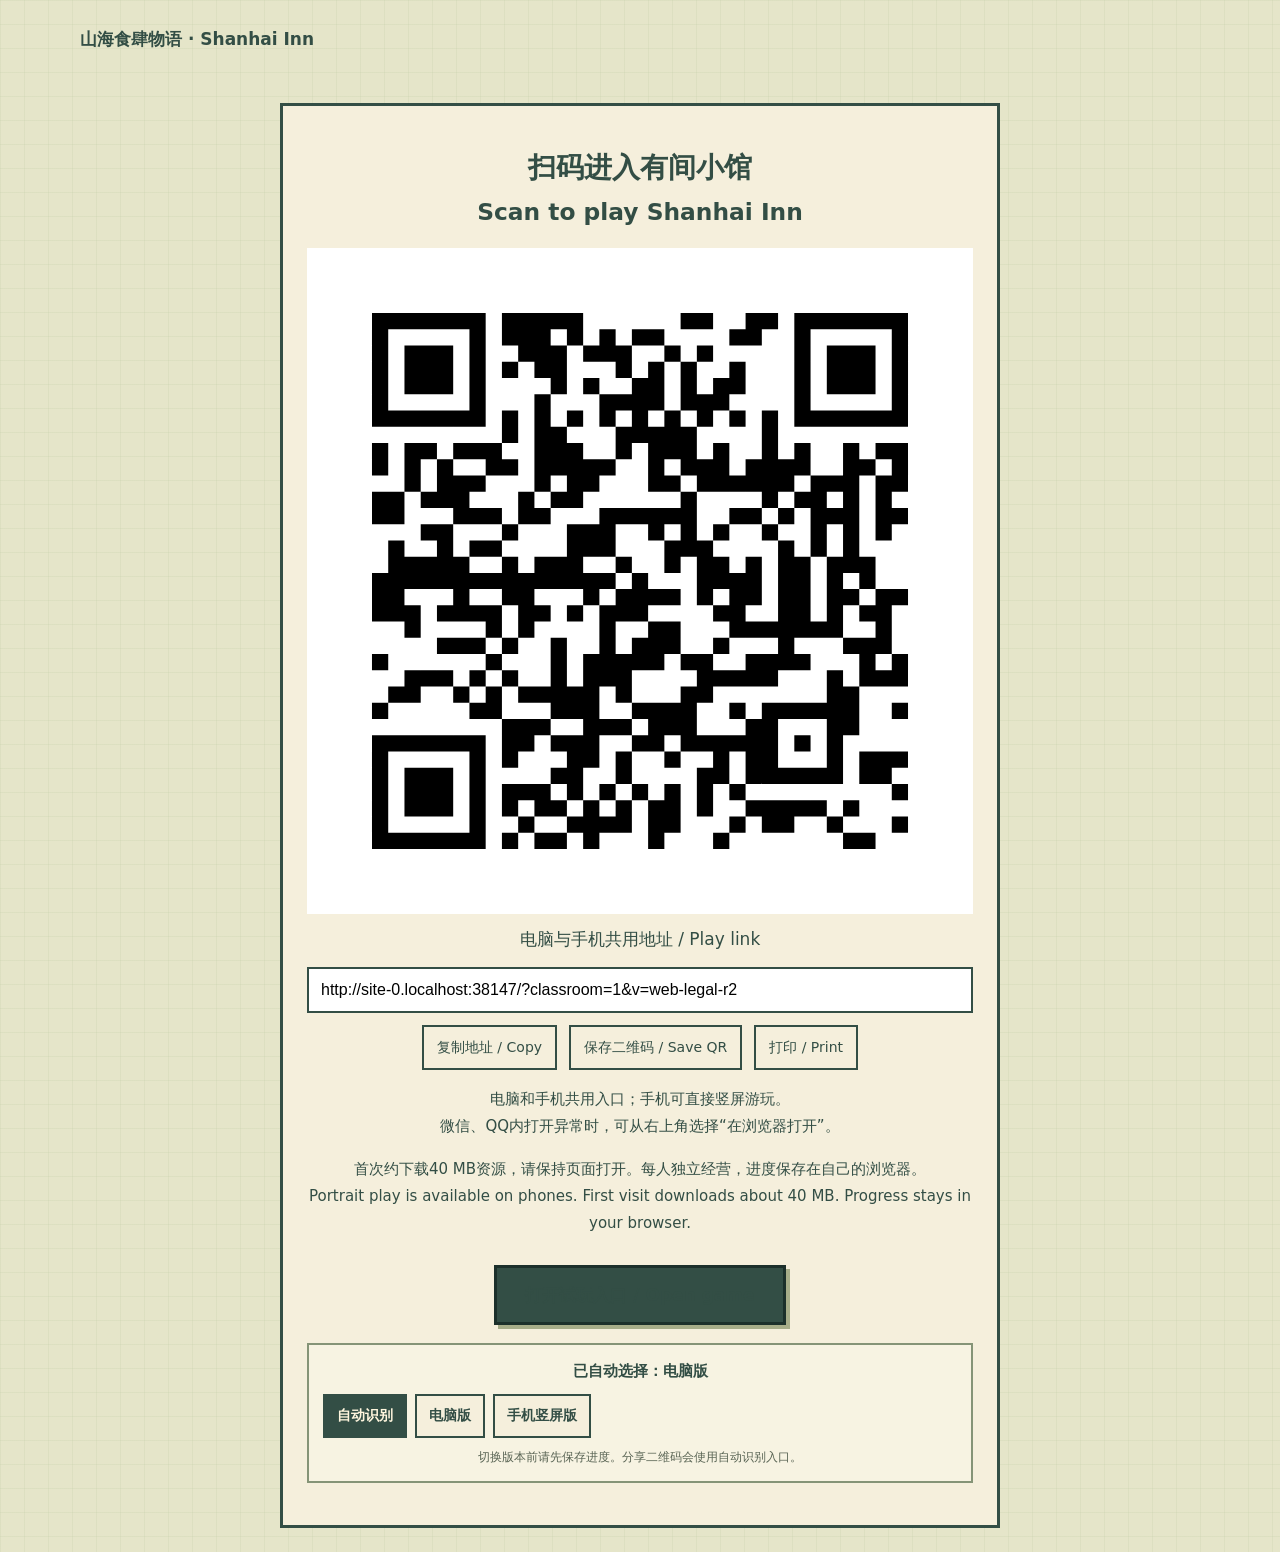
<file: share.html>
<!doctype html>
<html lang="zh-CN"><head>
<script src="./device-router.js?v=web-legal-r2" data-root="./" data-variant="desktop" data-page="share"></script><meta charset="utf-8"><meta name="viewport" content="width=device-width,initial-scale=1,viewport-fit=cover"><title>课堂扫码试玩 · 山海食肆物语</title><link rel="stylesheet" href="site.css"><script src="preview-access.js?v=web-legal-r2" defer></script><script src="vendor/qrcode.js" defer></script><script src="share.js?v=web-legal-r2" defer></script>
<style>.share{max-width:720px;margin:24px auto;text-align:center;background:var(--paper);border:3px solid var(--ink);padding:24px}.share h1{font-size:28px}.qr svg{max-width:100%;height:auto}.share input{width:100%;padding:12px;font-size:16px;margin:12px 0;border:2px solid var(--ink)}.share .actions{display:flex;justify-content:center;flex-wrap:wrap;gap:12px}.share p{font-size:15px}.share a{color:inherit}@media print{body{background:white}.share{border:0;margin:0 auto}.actions,header{display:none}.qr svg{width:340px}input{border:0!important}}</style><link rel="stylesheet" href="./device-entry.css?v=web-legal-r2">
</head>
<body><header><a class="brand" href="./">山海食肆物语 · Shanhai Inn</a></header><main><article class="share"><h1>扫码进入有间小馆<br><small>Scan to play Shanhai Inn</small></h1><div class="qr" id="qr" aria-label="当前网站试玩二维码"></div><label for="share-url">电脑与手机共用地址 / Play link</label><input id="share-url" readonly><div class="actions"><button id="copy">复制地址 / Copy</button><button id="download">保存二维码 / Save QR</button><button id="print">打印 / Print</button></div><p id="share-status" role="status"></p><p>电脑和手机共用入口；手机可直接竖屏游玩。<br>微信、QQ内打开异常时，可从右上角选择“在浏览器打开”。</p><p>首次约下载40 MB资源，请保持页面打开。每人独立经营，进度保存在自己的浏览器。<br>Portrait play is available on phones. First visit downloads about 40 MB. Progress stays in your browser.</p><a id="open-game" class="play" href="./">打开试玩入口 / Open game</a></article></main></body></html>
</file>
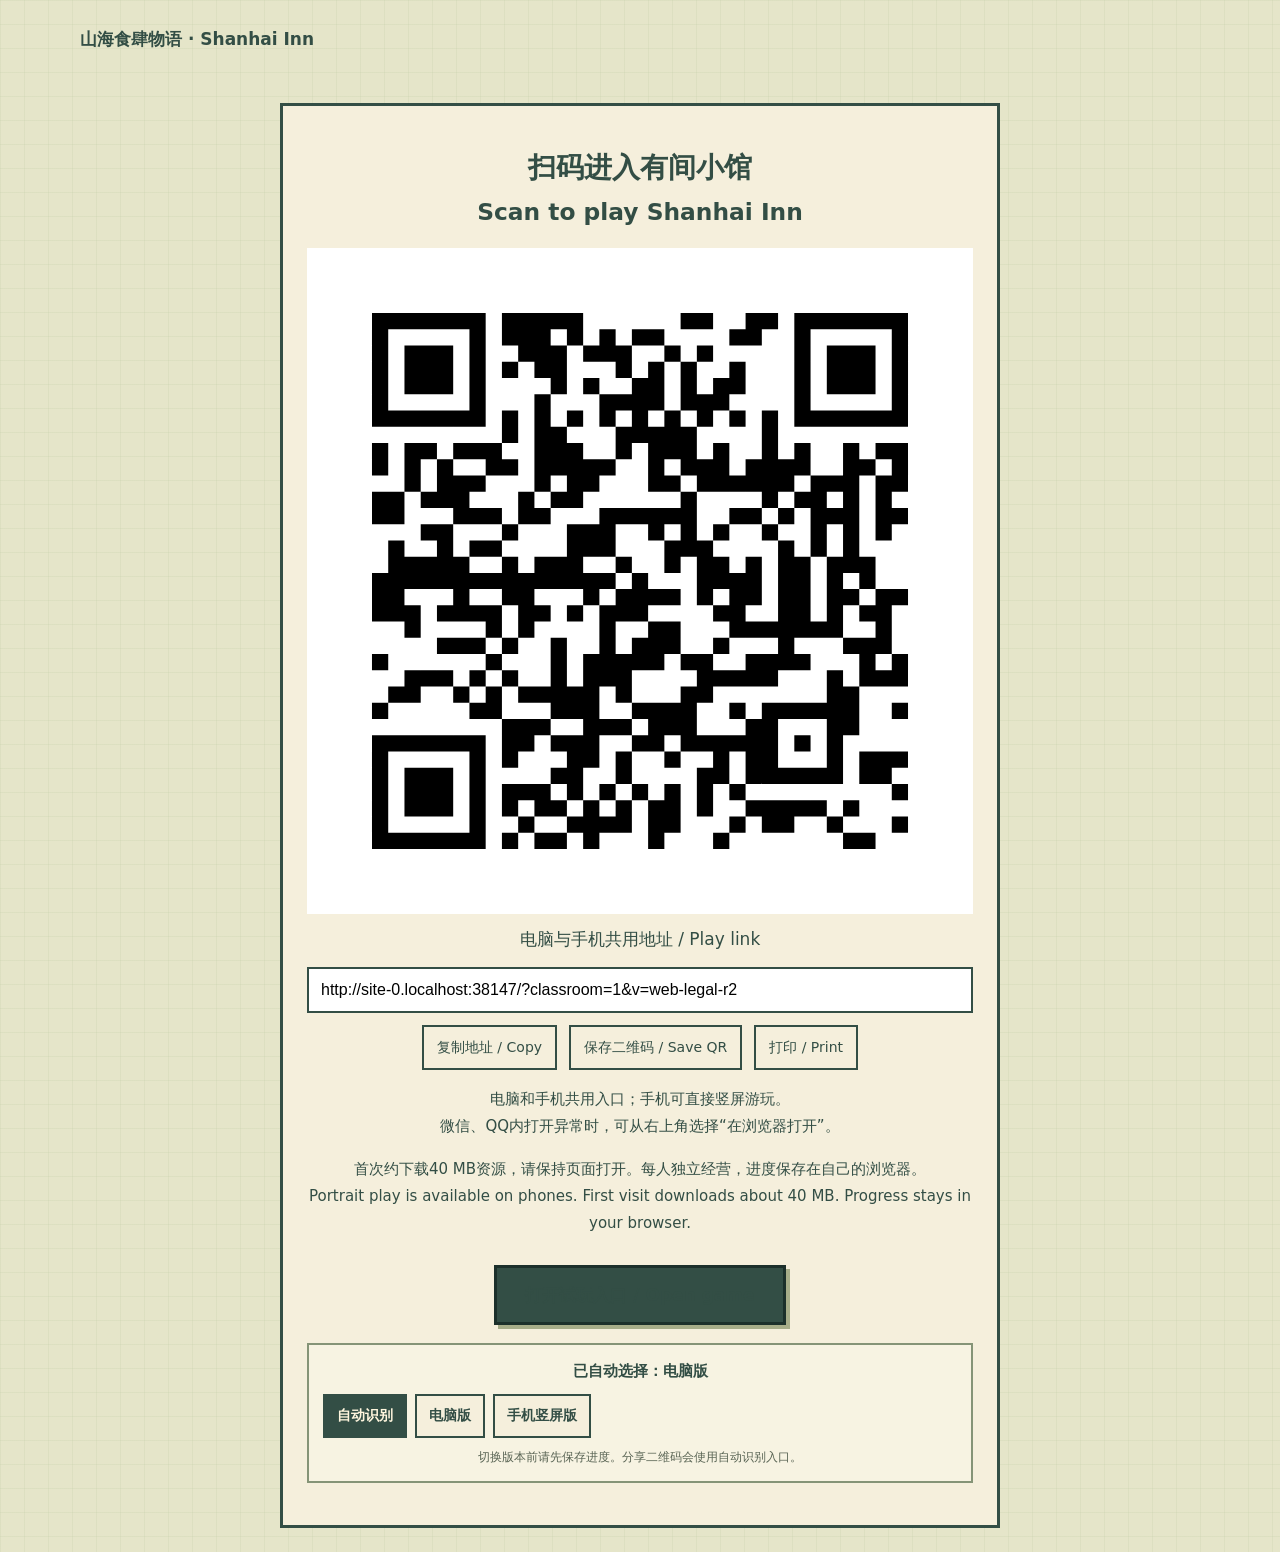
<file: portrait/share.html>
<!doctype html>
<html lang="zh-CN"><head>
<script src="../device-router.js?v=web-legal-r2" data-root="../" data-variant="mobile" data-page="share"></script><meta charset="utf-8"><meta name="viewport" content="width=device-width,initial-scale=1,viewport-fit=cover"><title>课堂扫码试玩 · 山海食肆物语</title><link rel="stylesheet" href="site.css"><script src="preview-access.js?v=web-legal-r2" defer></script><script src="vendor/qrcode.js" defer></script><script src="share.js?v=web-legal-r2" defer></script>
<style>.share{max-width:720px;margin:24px auto;text-align:center;background:var(--paper);border:3px solid var(--ink);padding:24px}.share h1{font-size:28px}.qr svg{max-width:100%;height:auto}.share input{width:100%;padding:12px;font-size:16px;margin:12px 0;border:2px solid var(--ink)}.share .actions{display:flex;justify-content:center;flex-wrap:wrap;gap:12px}.share p{font-size:15px}.share a{color:inherit}@media print{body{background:white}.share{border:0;margin:0 auto}.actions,header{display:none}.qr svg{width:340px}input{border:0!important}}</style><link rel="stylesheet" href="../device-entry.css?v=web-legal-r2">
</head>
<body><header><a class="brand" href="./">山海食肆物语 · Shanhai Inn</a></header><main><article class="share"><h1>扫码进入有间小馆<br><small>Scan to play Shanhai Inn</small></h1><div class="qr" id="qr" aria-label="当前网站试玩二维码"></div><label for="share-url">电脑与手机共用地址 / Play link</label><input id="share-url" readonly><div class="actions"><button id="copy">复制地址 / Copy</button><button id="download">保存二维码 / Save QR</button><button id="print">打印 / Print</button></div><p id="share-status" role="status"></p><p>电脑和手机共用入口；手机可直接竖屏游玩。<br>微信、QQ内打开异常时，可从右上角选择“在浏览器打开”。</p><p>首次约下载40 MB资源，请保持页面打开。每人独立经营，进度保存在自己的浏览器。<br>Portrait play is available on phones. First visit downloads about 40 MB. Progress stays in your browser.</p><a id="open-game" class="play" href="./">打开试玩入口 / Open game</a></article></main></body></html>
</file>
<file: site.css>
:root{color-scheme:light;--paper:#f5efdc;--ink:#334e45;--accent:#995a32;--line:#859477}*{box-sizing:border-box}body{margin:0;color:var(--ink);font:17px/1.8 "Microsoft YaHei","PingFang SC",system-ui,sans-serif;background-color:#e5e5c9;background-image:linear-gradient(90deg,#c5cfac44 1px,transparent 1px),linear-gradient(#c5cfac44 1px,transparent 1px);background-size:24px 24px}header,main,footer{max-width:1160px;margin:auto}header{display:flex;align-items:center;justify-content:space-between;padding:24px 20px;gap:16px}.brand{display:flex;gap:12px;align-items:center;color:inherit;text-decoration:none;font-weight:700}.brand img{image-rendering:pixelated}.brand small{font-size:12px;font-weight:500;display:block;line-height:1.3}nav{display:flex;gap:7px}button{font:inherit;font-size:14px;border:2px solid var(--ink);background:var(--paper);color:var(--ink);padding:8px 13px;min-height:44px;cursor:pointer}button[aria-pressed=true]{background:var(--ink);color:#fff6de}a:focus-visible,button:focus-visible,summary:focus-visible{outline:3px solid #ac6c2a;outline-offset:5px}main{padding:0 20px}.hero{display:grid;grid-template-columns:1fr 1fr;background:var(--paper);border:3px solid var(--ink);box-shadow:6px 6px 0 #acb297;overflow:hidden}.art{background:#1d3936;display:flex}.art img{width:100%;height:100%;object-fit:cover;image-rendering:pixelated;min-height:500px}.intro{padding:40px 34px}.eyebrow{color:var(--accent);font-size:14px;letter-spacing:.08em}h1{font-size:34px;line-height:1.55;margin:16px 0;white-space:pre-line}p{margin:16px 0}.play{display:inline-block;background:var(--ink);border:3px solid #1c302b;box-shadow:4px 4px 0 #a7ad89;color:#fff6de;font-weight:700;text-decoration:none;padding:12px 28px;margin-top:12px}.play:hover{background:#496851}.load-note{font-size:13px;line-height:1.8;color:#68715c}#compatibility{font-size:14px;color:#9b432b}.features{display:grid;grid-template-columns:repeat(3,1fr);gap:18px;margin:30px 0}.features div{border:2px solid var(--line);background:#f7f3e2;padding:20px}.features strong{display:block;font-size:20px}.features span{font-size:14px}.help{background:#f7f3e2;border:2px solid var(--line);padding:20px 28px}.help h2{font-size:22px;margin:0 0 10px}details{border-top:1px solid #ccd0b4;padding:12px 0}summary{cursor:pointer;font-weight:600;min-height:38px}details p{font-size:15px;margin:8px 0;color:#596454}footer{padding:28px 20px 40px;display:flex;gap:24px;flex-wrap:wrap;font-size:13px}footer a{color:inherit}@media(max-width:760px){header{padding-top:16px}.hero{grid-template-columns:1fr}.art img{height:220px;min-height:0}.intro{padding:24px}h1{font-size:29px}.features{grid-template-columns:1fr;gap:12px}.features div{padding:14px 20px}.help{padding:18px}.brand{font-size:14px}nav button{padding:6px 10px}}

body{padding-left:env(safe-area-inset-left);padding-right:env(safe-area-inset-right)}.classroom-links{text-align:center}.classroom-route{margin:24px 0}.classroom-route li{padding:5px 0}.classroom-route ol{padding-left:24px}.help summary{min-height:44px}
</file>
<file: device-entry.css>
.device-entry{margin:18px 0;padding:14px;border:2px solid #859477;background:#f7f3e2;color:#334e45;font-size:14px;line-height:1.7}
.device-entry p{margin:0 0 9px;font-weight:700}
.device-entry nav{display:flex;justify-content:flex-start;flex-wrap:wrap;gap:8px}
.device-entry a{display:inline-flex;align-items:center;justify-content:center;min-height:44px;padding:7px 12px;border:2px solid #334e45;color:#334e45;background:#f5efdc;text-decoration:none;font-weight:600}
.device-entry a[aria-current=true]{background:#334e45;color:#fff6de}
.device-entry small{display:block;margin-top:9px;color:#596454;font-size:12px}
</file>
<file: portrait/site.css>
:root{color-scheme:light;--paper:#f5efdc;--ink:#334e45;--accent:#995a32;--line:#859477}*{box-sizing:border-box}body{margin:0;color:var(--ink);font:17px/1.8 "Microsoft YaHei","PingFang SC",system-ui,sans-serif;background-color:#e5e5c9;background-image:linear-gradient(90deg,#c5cfac44 1px,transparent 1px),linear-gradient(#c5cfac44 1px,transparent 1px);background-size:24px 24px}header,main,footer{max-width:1160px;margin:auto}header{display:flex;align-items:center;justify-content:space-between;padding:24px 20px;gap:16px}.brand{display:flex;gap:12px;align-items:center;color:inherit;text-decoration:none;font-weight:700}.brand img{image-rendering:pixelated}.brand small{font-size:12px;font-weight:500;display:block;line-height:1.3}nav{display:flex;gap:7px}button{font:inherit;font-size:14px;border:2px solid var(--ink);background:var(--paper);color:var(--ink);padding:8px 13px;min-height:44px;cursor:pointer}button[aria-pressed=true]{background:var(--ink);color:#fff6de}a:focus-visible,button:focus-visible,summary:focus-visible{outline:3px solid #ac6c2a;outline-offset:5px}main{padding:0 20px}.hero{display:grid;grid-template-columns:1fr 1fr;background:var(--paper);border:3px solid var(--ink);box-shadow:6px 6px 0 #acb297;overflow:hidden}.art{background:#1d3936;display:flex}.art img{width:100%;height:100%;object-fit:cover;image-rendering:pixelated;min-height:500px}.intro{padding:40px 34px}.eyebrow{color:var(--accent);font-size:14px;letter-spacing:.08em}h1{font-size:34px;line-height:1.55;margin:16px 0;white-space:pre-line}p{margin:16px 0}.play{display:inline-block;background:var(--ink);border:3px solid #1c302b;box-shadow:4px 4px 0 #a7ad89;color:#fff6de;font-weight:700;text-decoration:none;padding:12px 28px;margin-top:12px}.play:hover{background:#496851}.load-note{font-size:13px;line-height:1.8;color:#68715c}#compatibility{font-size:14px;color:#9b432b}.features{display:grid;grid-template-columns:repeat(3,1fr);gap:18px;margin:30px 0}.features div{border:2px solid var(--line);background:#f7f3e2;padding:20px}.features strong{display:block;font-size:20px}.features span{font-size:14px}.help{background:#f7f3e2;border:2px solid var(--line);padding:20px 28px}.help h2{font-size:22px;margin:0 0 10px}details{border-top:1px solid #ccd0b4;padding:12px 0}summary{cursor:pointer;font-weight:600;min-height:38px}details p{font-size:15px;margin:8px 0;color:#596454}footer{padding:28px 20px 40px;display:flex;gap:24px;flex-wrap:wrap;font-size:13px}footer a{color:inherit}@media(max-width:760px){header{padding-top:16px}.hero{grid-template-columns:1fr}.art img{height:220px;min-height:0}.intro{padding:24px}h1{font-size:29px}.features{grid-template-columns:1fr;gap:12px}.features div{padding:14px 20px}.help{padding:18px}.brand{font-size:14px}nav button{padding:6px 10px}}

body{padding-left:env(safe-area-inset-left);padding-right:env(safe-area-inset-right)}.classroom-links{text-align:center}.classroom-route{margin:24px 0}.classroom-route li{padding:5px 0}.classroom-route ol{padding-left:24px}.help summary{min-height:44px}
</file>
